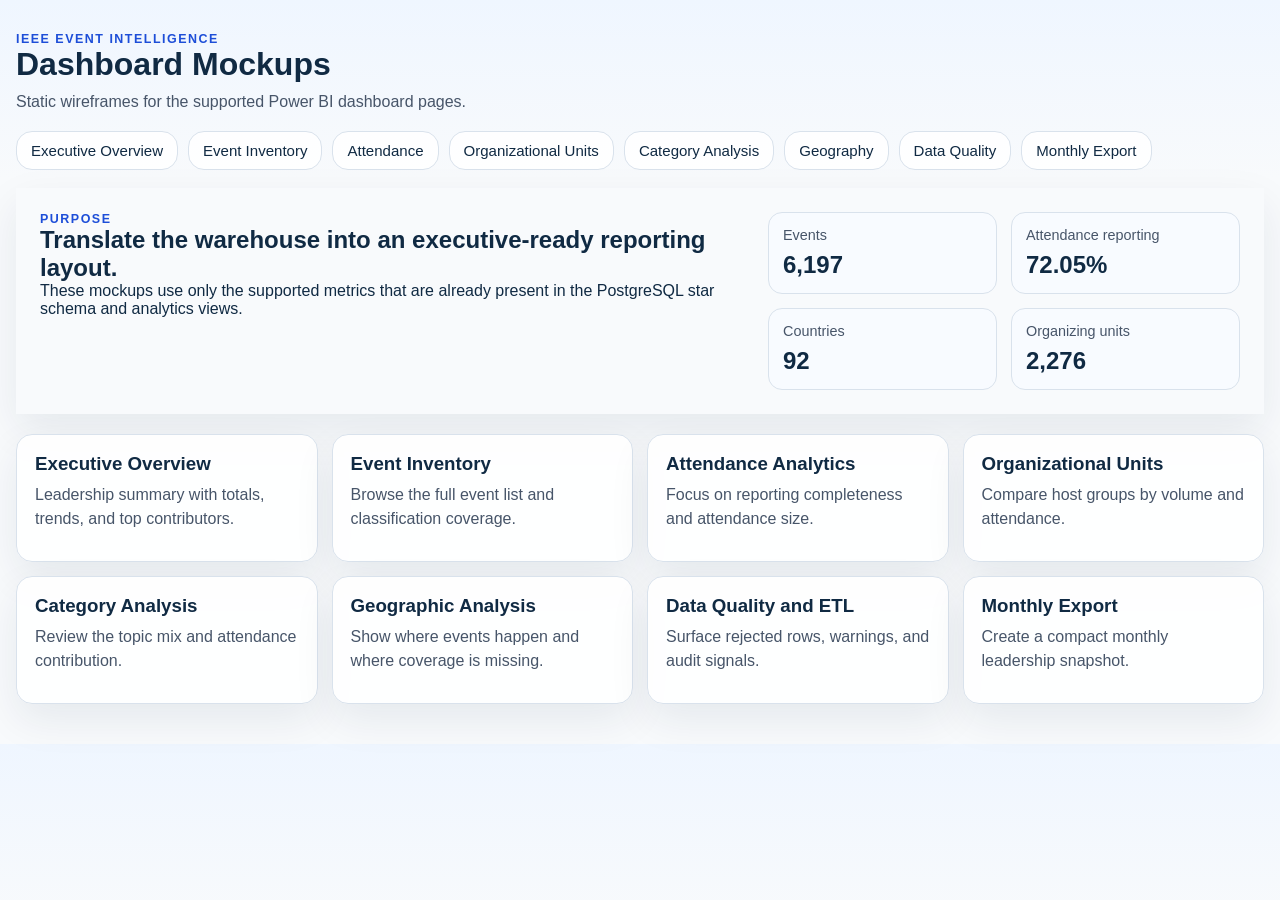
<file: mockups/index.html>
<!doctype html>
<html lang="en">
  <head>
    <meta charset="utf-8" />
    <meta name="viewport" content="width=device-width, initial-scale=1" />
    <title>IEEE Event Intelligence Mockups</title>
    <link rel="stylesheet" href="styles.css" />
  </head>
  <body>
    <header class="topbar">
      <div>
        <p class="eyebrow">IEEE Event Intelligence</p>
        <h1>Dashboard Mockups</h1>
        <p class="lede">Static wireframes for the supported Power BI dashboard pages.</p>
      </div>
      <nav class="nav">
        <a href="pages/executive-overview.html">Executive Overview</a>
        <a href="pages/event-inventory.html">Event Inventory</a>
        <a href="pages/attendance-analytics.html">Attendance</a>
        <a href="pages/organizational-units.html">Organizational Units</a>
        <a href="pages/category-analysis.html">Category Analysis</a>
        <a href="pages/geographic-analysis.html">Geography</a>
        <a href="pages/data-quality-etl.html">Data Quality</a>
        <a href="pages/monthly-export.html">Monthly Export</a>
      </nav>
    </header>

    <main class="shell">
      <section class="hero card">
        <div>
          <p class="eyebrow">Purpose</p>
          <h2>Translate the warehouse into an executive-ready reporting layout.</h2>
          <p>
            These mockups use only the supported metrics that are already present in the
            PostgreSQL star schema and analytics views.
          </p>
        </div>
        <div class="stats-grid">
          <div class="stat"><span>Events</span><strong>6,197</strong></div>
          <div class="stat"><span>Attendance reporting</span><strong>72.05%</strong></div>
          <div class="stat"><span>Countries</span><strong>92</strong></div>
          <div class="stat"><span>Organizing units</span><strong>2,276</strong></div>
        </div>
      </section>

      <section class="grid">
        <a class="page-card card" href="pages/executive-overview.html"><h3>Executive Overview</h3><p>Leadership summary with totals, trends, and top contributors.</p></a>
        <a class="page-card card" href="pages/event-inventory.html"><h3>Event Inventory</h3><p>Browse the full event list and classification coverage.</p></a>
        <a class="page-card card" href="pages/attendance-analytics.html"><h3>Attendance Analytics</h3><p>Focus on reporting completeness and attendance size.</p></a>
        <a class="page-card card" href="pages/organizational-units.html"><h3>Organizational Units</h3><p>Compare host groups by volume and attendance.</p></a>
        <a class="page-card card" href="pages/category-analysis.html"><h3>Category Analysis</h3><p>Review the topic mix and attendance contribution.</p></a>
        <a class="page-card card" href="pages/geographic-analysis.html"><h3>Geographic Analysis</h3><p>Show where events happen and where coverage is missing.</p></a>
        <a class="page-card card" href="pages/data-quality-etl.html"><h3>Data Quality and ETL</h3><p>Surface rejected rows, warnings, and audit signals.</p></a>
        <a class="page-card card" href="pages/monthly-export.html"><h3>Monthly Export</h3><p>Create a compact monthly leadership snapshot.</p></a>
      </section>
    </main>
  </body>
</html>
</file>
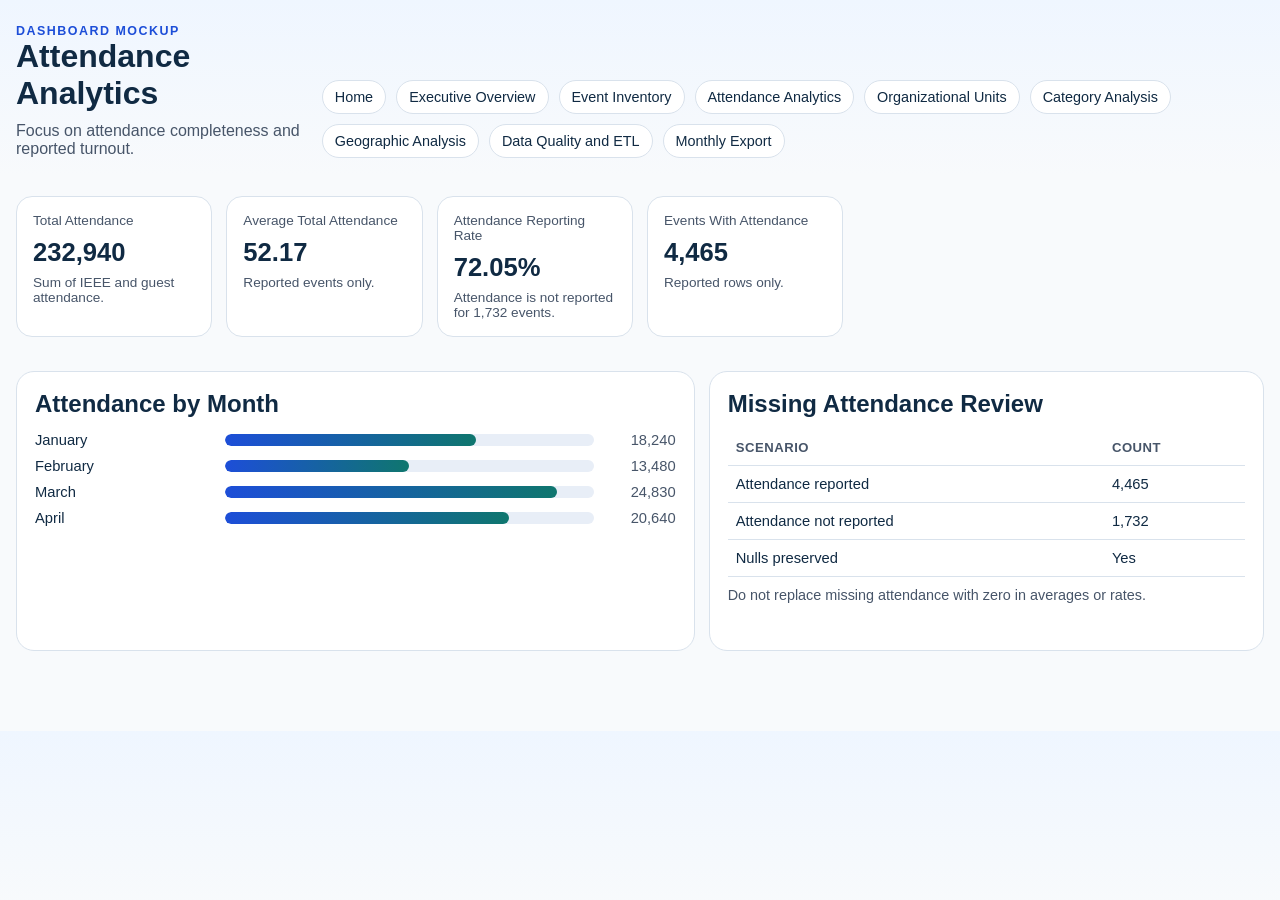
<file: mockups/pages/attendance-analytics.html>
<!doctype html><html lang="en"><head><meta charset="utf-8"><meta name="viewport" content="width=device-width, initial-scale=1"><title>Attendance Analytics</title><link rel="stylesheet" href="../styles.css"></head><body class="page" data-page="attendance-analytics.html"><main class="shell"><div class="page-header"><div><p class="eyebrow">Dashboard Mockup</p><h1>Attendance Analytics</h1><p class="lede">Focus on attendance completeness and reported turnout.</p></div><nav class="toolbar" data-nav></nav></div><section class="metrics"><div class="metric"><div class="label">Total Attendance</div><div class="value">232,940</div><div class="meta">Sum of IEEE and guest attendance.</div></div><div class="metric"><div class="label">Average Total Attendance</div><div class="value">52.17</div><div class="meta">Reported events only.</div></div><div class="metric"><div class="label">Attendance Reporting Rate</div><div class="value">72.05%</div><div class="meta">Attendance is not reported for 1,732 events.</div></div><div class="metric"><div class="label">Events With Attendance</div><div class="value">4,465</div><div class="meta">Reported rows only.</div></div></section><section class="layout"><article class="panel"><h2>Attendance by Month</h2><div class="bars"><div class="bar"><span>January</span><div class="track"><div class="fill" style="width: 68%"></div></div><span>18,240</span></div><div class="bar"><span>February</span><div class="track"><div class="fill" style="width: 50%"></div></div><span>13,480</span></div><div class="bar"><span>March</span><div class="track"><div class="fill" style="width: 90%"></div></div><span>24,830</span></div><div class="bar"><span>April</span><div class="track"><div class="fill" style="width: 77%"></div></div><span>20,640</span></div></div></article><article class="panel"><h2>Missing Attendance Review</h2><table><thead><tr><th>Scenario</th><th>Count</th></tr></thead><tbody><tr><td>Attendance reported</td><td>4,465</td></tr><tr><td>Attendance not reported</td><td>1,732</td></tr><tr><td>Nulls preserved</td><td>Yes</td></tr></tbody></table><p class="footer-note">Do not replace missing attendance with zero in averages or rates.</p></article></section></main><script src="../app.js"></script><script>MockupApp.renderPage(`<a class="chip" href="../index.html">Home</a><a class="chip" href="executive-overview.html">Executive Overview</a><a class="chip" href="event-inventory.html">Event Inventory</a><a class="chip active" href="attendance-analytics.html">Attendance Analytics</a><a class="chip" href="organizational-units.html">Organizational Units</a><a class="chip" href="category-analysis.html">Category Analysis</a><a class="chip" href="geographic-analysis.html">Geographic Analysis</a><a class="chip" href="data-quality-etl.html">Data Quality and ETL</a><a class="chip" href="monthly-export.html">Monthly Export</a>`);</script></body></html>
</file>
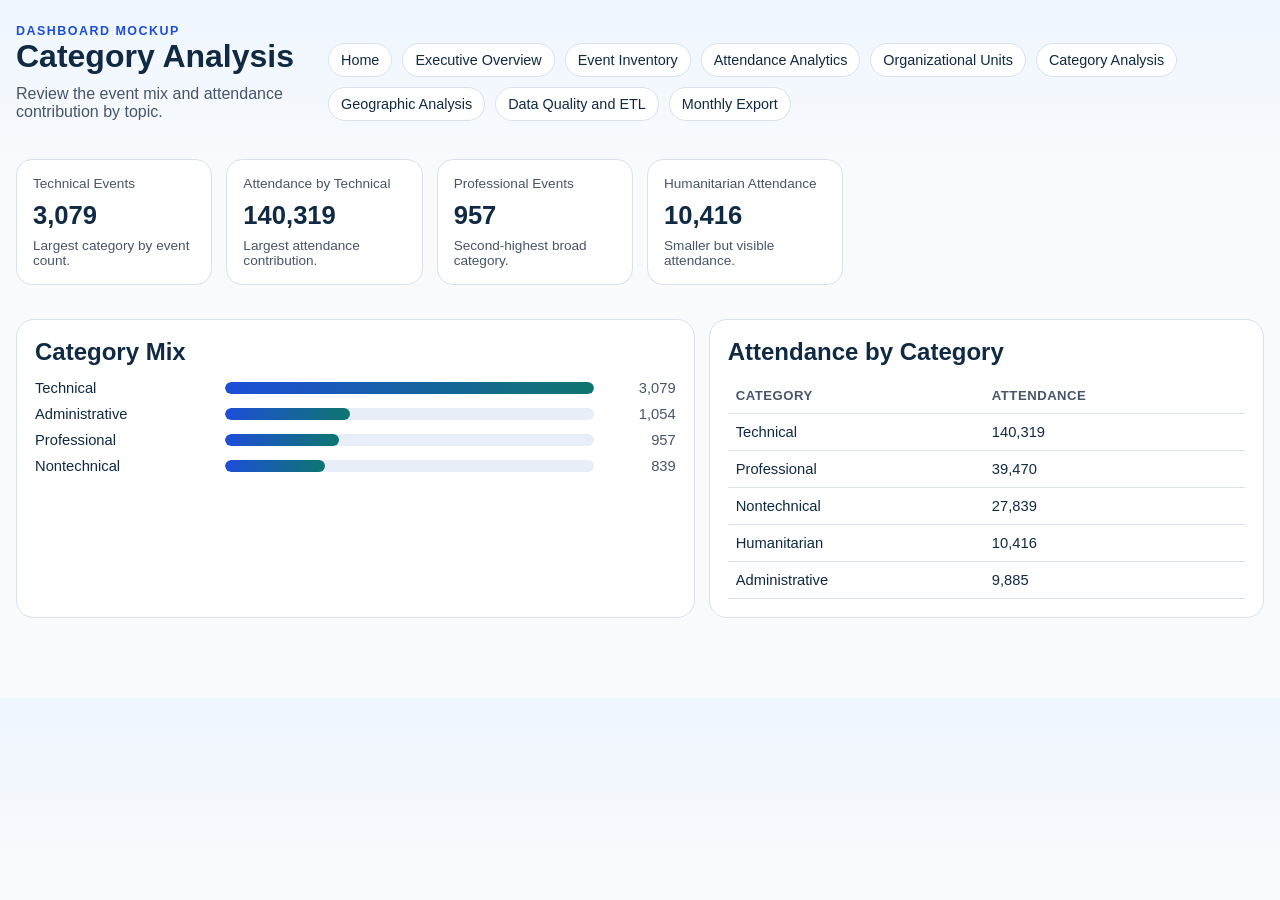
<file: mockups/pages/category-analysis.html>
<!doctype html><html lang="en"><head><meta charset="utf-8"><meta name="viewport" content="width=device-width, initial-scale=1"><title>Category Analysis</title><link rel="stylesheet" href="../styles.css"></head><body class="page" data-page="category-analysis.html"><main class="shell"><div class="page-header"><div><p class="eyebrow">Dashboard Mockup</p><h1>Category Analysis</h1><p class="lede">Review the event mix and attendance contribution by topic.</p></div><nav class="toolbar" data-nav></nav></div><section class="metrics"><div class="metric"><div class="label">Technical Events</div><div class="value">3,079</div><div class="meta">Largest category by event count.</div></div><div class="metric"><div class="label">Attendance by Technical</div><div class="value">140,319</div><div class="meta">Largest attendance contribution.</div></div><div class="metric"><div class="label">Professional Events</div><div class="value">957</div><div class="meta">Second-highest broad category.</div></div><div class="metric"><div class="label">Humanitarian Attendance</div><div class="value">10,416</div><div class="meta">Smaller but visible attendance.</div></div></section><section class="layout"><article class="panel"><h2>Category Mix</h2><div class="bars"><div class="bar"><span>Technical</span><div class="track"><div class="fill" style="width: 100%"></div></div><span>3,079</span></div><div class="bar"><span>Administrative</span><div class="track"><div class="fill" style="width: 34%"></div></div><span>1,054</span></div><div class="bar"><span>Professional</span><div class="track"><div class="fill" style="width: 31%"></div></div><span>957</span></div><div class="bar"><span>Nontechnical</span><div class="track"><div class="fill" style="width: 27%"></div></div><span>839</span></div></div></article><article class="panel"><h2>Attendance by Category</h2><table><thead><tr><th>Category</th><th>Attendance</th></tr></thead><tbody><tr><td>Technical</td><td>140,319</td></tr><tr><td>Professional</td><td>39,470</td></tr><tr><td>Nontechnical</td><td>27,839</td></tr><tr><td>Humanitarian</td><td>10,416</td></tr><tr><td>Administrative</td><td>9,885</td></tr></tbody></table></article></section></main><script src="../app.js"></script><script>MockupApp.renderPage(`<a class="chip" href="../index.html">Home</a><a class="chip" href="executive-overview.html">Executive Overview</a><a class="chip" href="event-inventory.html">Event Inventory</a><a class="chip" href="attendance-analytics.html">Attendance Analytics</a><a class="chip" href="organizational-units.html">Organizational Units</a><a class="chip active" href="category-analysis.html">Category Analysis</a><a class="chip" href="geographic-analysis.html">Geographic Analysis</a><a class="chip" href="data-quality-etl.html">Data Quality and ETL</a><a class="chip" href="monthly-export.html">Monthly Export</a>`);</script></body></html>
</file>
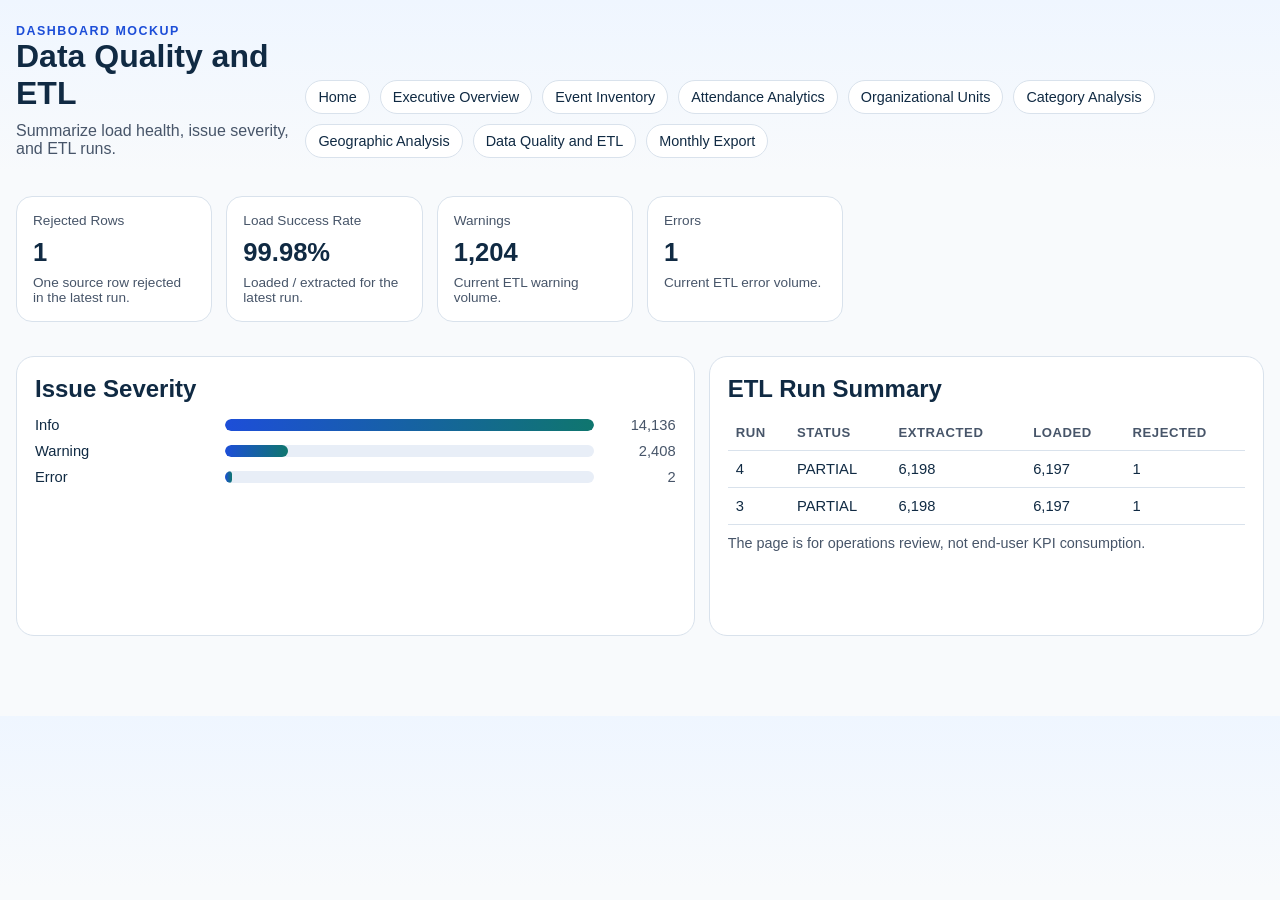
<file: mockups/pages/data-quality-etl.html>
<!doctype html><html lang="en"><head><meta charset="utf-8"><meta name="viewport" content="width=device-width, initial-scale=1"><title>Data Quality and ETL</title><link rel="stylesheet" href="../styles.css"></head><body class="page" data-page="data-quality-etl.html"><main class="shell"><div class="page-header"><div><p class="eyebrow">Dashboard Mockup</p><h1>Data Quality and ETL</h1><p class="lede">Summarize load health, issue severity, and ETL runs.</p></div><nav class="toolbar" data-nav></nav></div><section class="metrics"><div class="metric"><div class="label">Rejected Rows</div><div class="value">1</div><div class="meta">One source row rejected in the latest run.</div></div><div class="metric"><div class="label">Load Success Rate</div><div class="value">99.98%</div><div class="meta">Loaded / extracted for the latest run.</div></div><div class="metric"><div class="label">Warnings</div><div class="value">1,204</div><div class="meta">Current ETL warning volume.</div></div><div class="metric"><div class="label">Errors</div><div class="value">1</div><div class="meta">Current ETL error volume.</div></div></section><section class="layout"><article class="panel"><h2>Issue Severity</h2><div class="bars"><div class="bar"><span>Info</span><div class="track"><div class="fill" style="width: 100%"></div></div><span>14,136</span></div><div class="bar"><span>Warning</span><div class="track"><div class="fill" style="width: 17%"></div></div><span>2,408</span></div><div class="bar"><span>Error</span><div class="track"><div class="fill" style="width: 2%"></div></div><span>2</span></div></div></article><article class="panel"><h2>ETL Run Summary</h2><table><thead><tr><th>Run</th><th>Status</th><th>Extracted</th><th>Loaded</th><th>Rejected</th></tr></thead><tbody><tr><td>4</td><td>PARTIAL</td><td>6,198</td><td>6,197</td><td>1</td></tr><tr><td>3</td><td>PARTIAL</td><td>6,198</td><td>6,197</td><td>1</td></tr></tbody></table><p class="footer-note">The page is for operations review, not end-user KPI consumption.</p></article></section></main><script src="../app.js"></script><script>MockupApp.renderPage(`<a class="chip" href="../index.html">Home</a><a class="chip" href="executive-overview.html">Executive Overview</a><a class="chip" href="event-inventory.html">Event Inventory</a><a class="chip" href="attendance-analytics.html">Attendance Analytics</a><a class="chip" href="organizational-units.html">Organizational Units</a><a class="chip" href="category-analysis.html">Category Analysis</a><a class="chip" href="geographic-analysis.html">Geographic Analysis</a><a class="chip active" href="data-quality-etl.html">Data Quality and ETL</a><a class="chip" href="monthly-export.html">Monthly Export</a>`);</script></body></html>
</file>
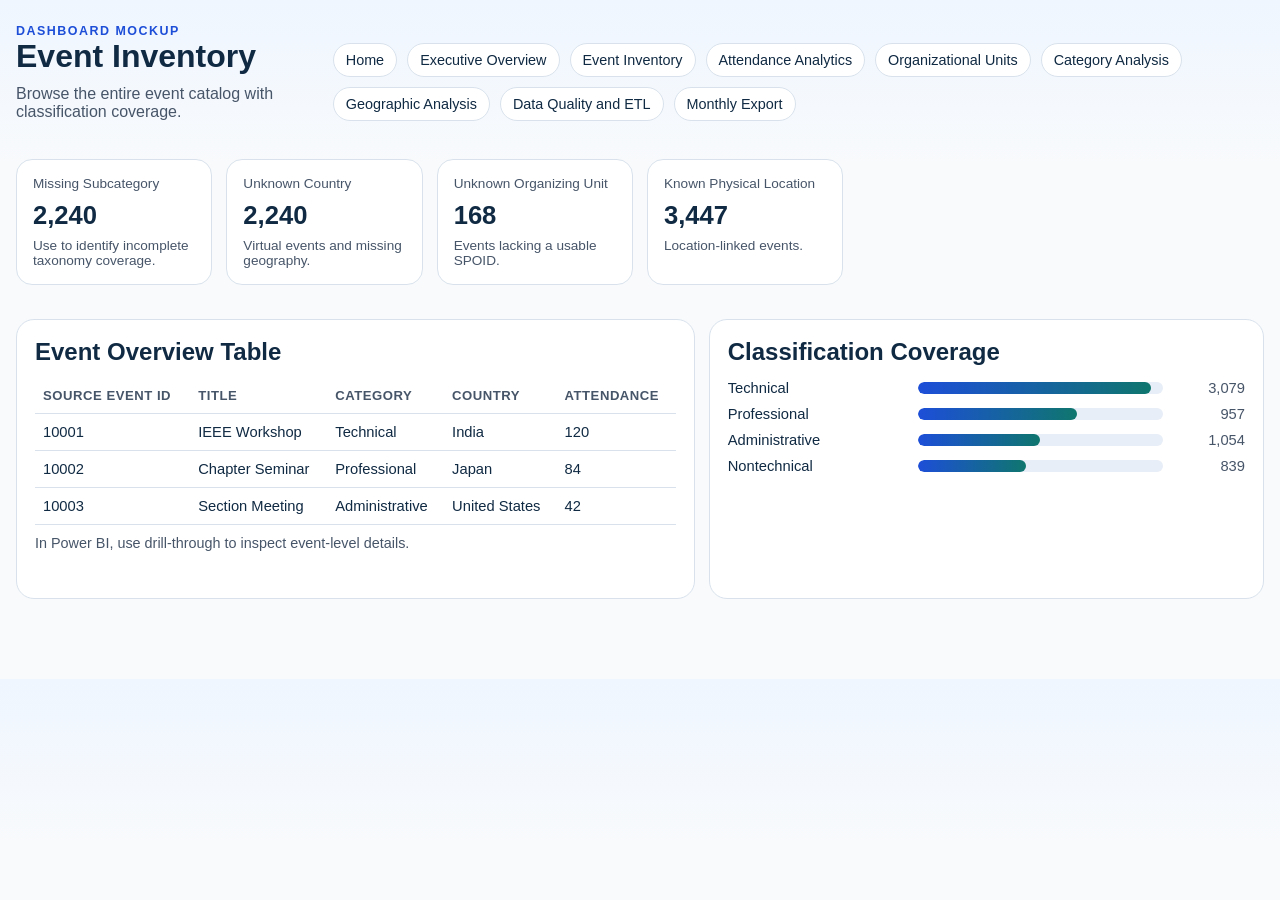
<file: mockups/pages/event-inventory.html>
<!doctype html><html lang="en"><head><meta charset="utf-8"><meta name="viewport" content="width=device-width, initial-scale=1"><title>Event Inventory</title><link rel="stylesheet" href="../styles.css"></head><body class="page" data-page="event-inventory.html"><main class="shell"><div class="page-header"><div><p class="eyebrow">Dashboard Mockup</p><h1>Event Inventory</h1><p class="lede">Browse the entire event catalog with classification coverage.</p></div><nav class="toolbar" data-nav></nav></div><section class="metrics"><div class="metric"><div class="label">Missing Subcategory</div><div class="value">2,240</div><div class="meta">Use to identify incomplete taxonomy coverage.</div></div><div class="metric"><div class="label">Unknown Country</div><div class="value">2,240</div><div class="meta">Virtual events and missing geography.</div></div><div class="metric"><div class="label">Unknown Organizing Unit</div><div class="value">168</div><div class="meta">Events lacking a usable SPOID.</div></div><div class="metric"><div class="label">Known Physical Location</div><div class="value">3,447</div><div class="meta">Location-linked events.</div></div></section><section class="layout"><article class="panel"><h2>Event Overview Table</h2><table><thead><tr><th>Source Event ID</th><th>Title</th><th>Category</th><th>Country</th><th>Attendance</th></tr></thead><tbody><tr><td>10001</td><td>IEEE Workshop</td><td>Technical</td><td>India</td><td>120</td></tr><tr><td>10002</td><td>Chapter Seminar</td><td>Professional</td><td>Japan</td><td>84</td></tr><tr><td>10003</td><td>Section Meeting</td><td>Administrative</td><td>United States</td><td>42</td></tr></tbody></table><p class="footer-note">In Power BI, use drill-through to inspect event-level details.</p></article><article class="panel"><h2>Classification Coverage</h2><div class="bars"><div class="bar"><span>Technical</span><div class="track"><div class="fill" style="width: 95%"></div></div><span>3,079</span></div><div class="bar"><span>Professional</span><div class="track"><div class="fill" style="width: 65%"></div></div><span>957</span></div><div class="bar"><span>Administrative</span><div class="track"><div class="fill" style="width: 50%"></div></div><span>1,054</span></div><div class="bar"><span>Nontechnical</span><div class="track"><div class="fill" style="width: 44%"></div></div><span>839</span></div></div></article></section></main><script src="../app.js"></script><script>MockupApp.renderPage(`<a class="chip" href="../index.html">Home</a><a class="chip" href="executive-overview.html">Executive Overview</a><a class="chip active" href="event-inventory.html">Event Inventory</a><a class="chip" href="attendance-analytics.html">Attendance Analytics</a><a class="chip" href="organizational-units.html">Organizational Units</a><a class="chip" href="category-analysis.html">Category Analysis</a><a class="chip" href="geographic-analysis.html">Geographic Analysis</a><a class="chip" href="data-quality-etl.html">Data Quality and ETL</a><a class="chip" href="monthly-export.html">Monthly Export</a>`);</script></body></html>
</file>
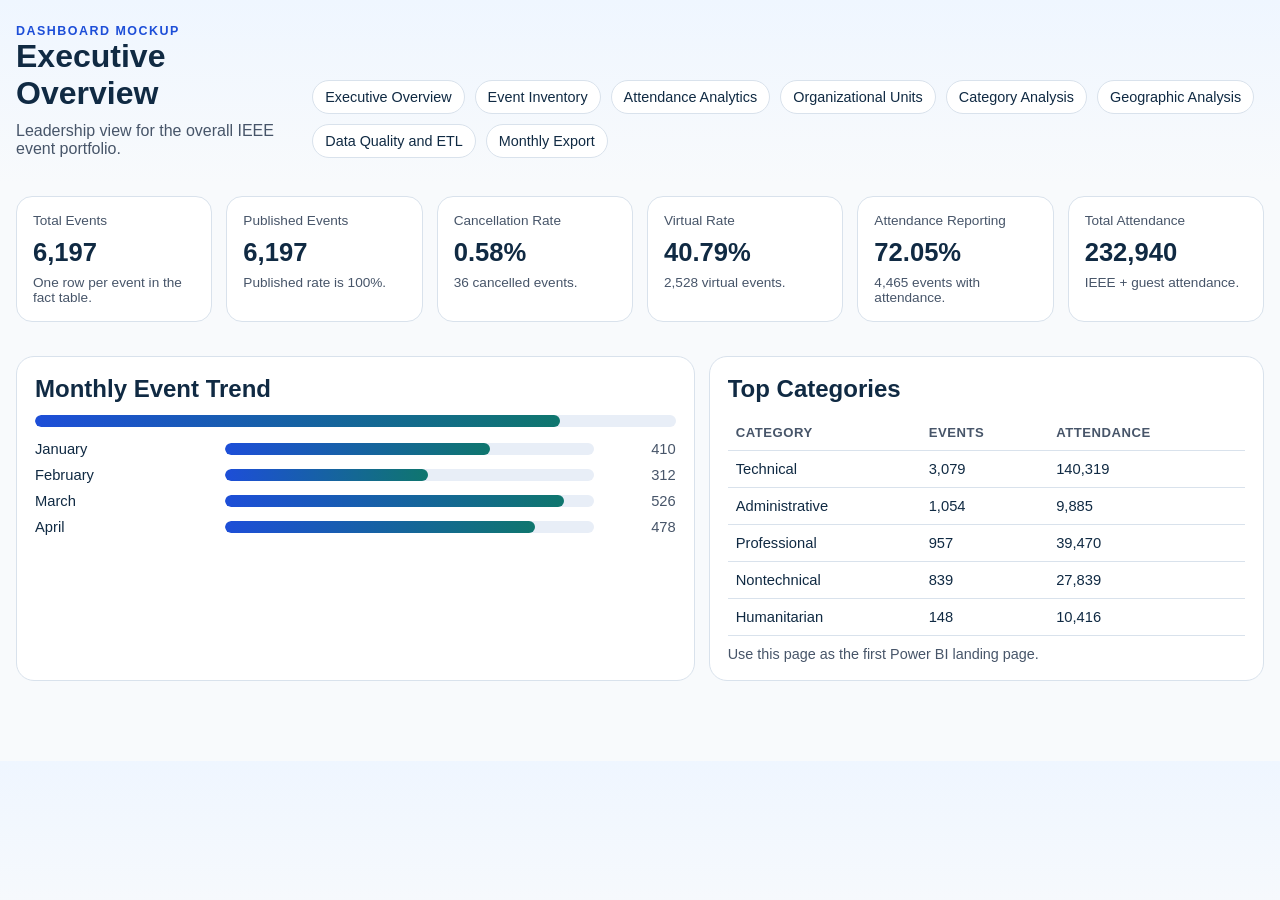
<file: mockups/pages/executive-overview.html>
<!doctype html><html lang="en"><head><meta charset="utf-8"><meta name="viewport" content="width=device-width, initial-scale=1"><title>Executive Overview</title><link rel="stylesheet" href="../styles.css"></head><body class="page" data-page="executive-overview.html"><main class="shell"><div class="page-header"><div><p class="eyebrow">Dashboard Mockup</p><h1>Executive Overview</h1><p class="lede">Leadership view for the overall IEEE event portfolio.</p></div><nav class="toolbar" data-nav></nav></div><section class="metrics"><div class="metric"><div class="label">Total Events</div><div class="value">6,197</div><div class="meta">One row per event in the fact table.</div></div><div class="metric"><div class="label">Published Events</div><div class="value">6,197</div><div class="meta">Published rate is 100%.</div></div><div class="metric"><div class="label">Cancellation Rate</div><div class="value">0.58%</div><div class="meta">36 cancelled events.</div></div><div class="metric"><div class="label">Virtual Rate</div><div class="value">40.79%</div><div class="meta">2,528 virtual events.</div></div><div class="metric"><div class="label">Attendance Reporting</div><div class="value">72.05%</div><div class="meta">4,465 events with attendance.</div></div><div class="metric"><div class="label">Total Attendance</div><div class="value">232,940</div><div class="meta">IEEE + guest attendance.</div></div></section><section class="layout"><article class="panel"><h2>Monthly Event Trend</h2><div class="track"><div class="fill" style="width: 82%"></div></div><div class="bars"><div class="bar"><span>January</span><div class="track"><div class="fill" style="width: 72%"></div></div><span>410</span></div><div class="bar"><span>February</span><div class="track"><div class="fill" style="width: 55%"></div></div><span>312</span></div><div class="bar"><span>March</span><div class="track"><div class="fill" style="width: 92%"></div></div><span>526</span></div><div class="bar"><span>April</span><div class="track"><div class="fill" style="width: 84%"></div></div><span>478</span></div></div></article><article class="panel"><h2>Top Categories</h2><table><thead><tr><th>Category</th><th>Events</th><th>Attendance</th></tr></thead><tbody><tr><td>Technical</td><td>3,079</td><td>140,319</td></tr><tr><td>Administrative</td><td>1,054</td><td>9,885</td></tr><tr><td>Professional</td><td>957</td><td>39,470</td></tr><tr><td>Nontechnical</td><td>839</td><td>27,839</td></tr><tr><td>Humanitarian</td><td>148</td><td>10,416</td></tr></tbody></table><p class="footer-note">Use this page as the first Power BI landing page.</p></article></section></main><script src="../app.js"></script><script>MockupApp.renderPage(`<a class="chip active" href="executive-overview.html">Executive Overview</a><a class="chip" href="event-inventory.html">Event Inventory</a><a class="chip" href="attendance-analytics.html">Attendance Analytics</a><a class="chip" href="organizational-units.html">Organizational Units</a><a class="chip" href="category-analysis.html">Category Analysis</a><a class="chip" href="geographic-analysis.html">Geographic Analysis</a><a class="chip" href="data-quality-etl.html">Data Quality and ETL</a><a class="chip" href="monthly-export.html">Monthly Export</a>`);</script></body></html>
</file>
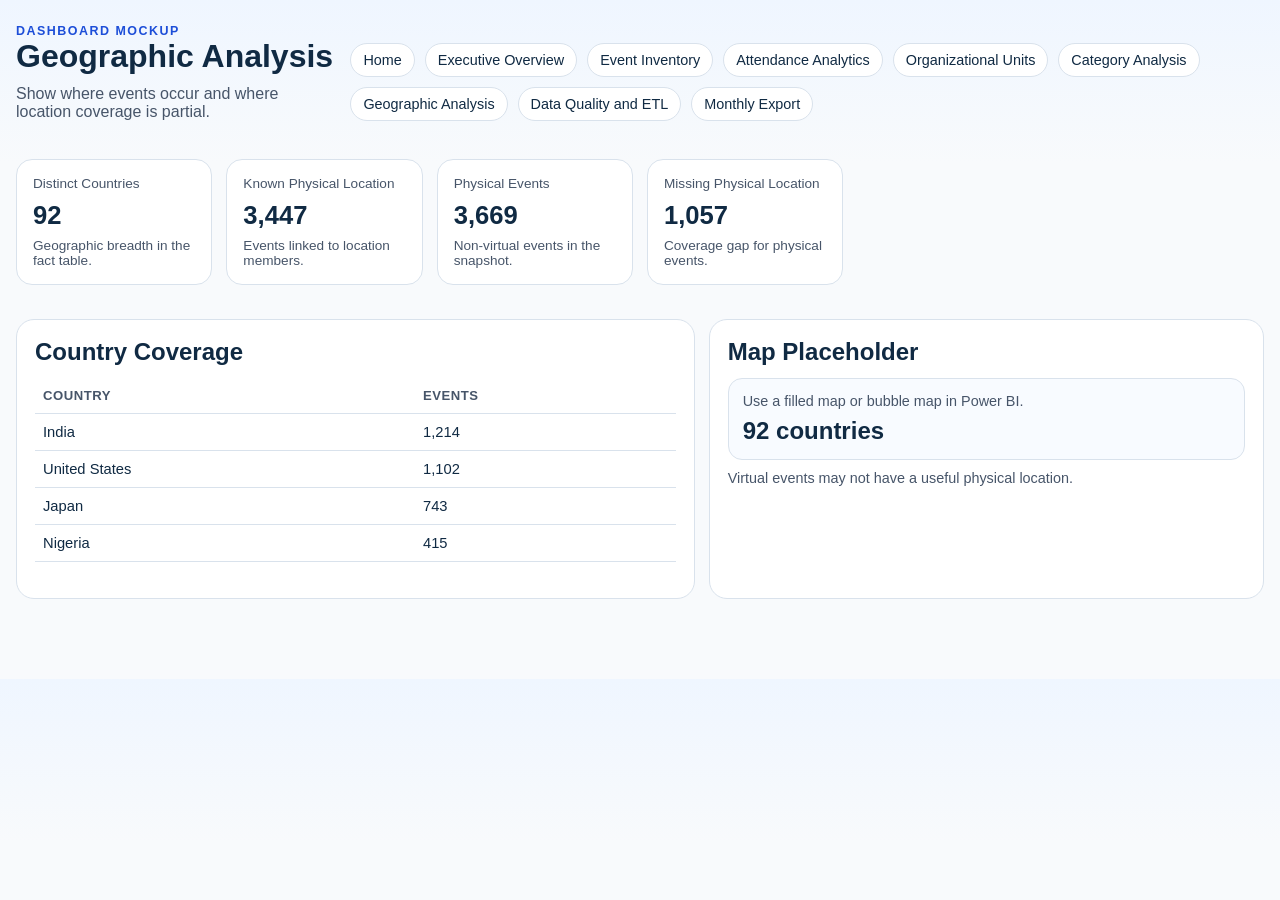
<file: mockups/pages/geographic-analysis.html>
<!doctype html><html lang="en"><head><meta charset="utf-8"><meta name="viewport" content="width=device-width, initial-scale=1"><title>Geographic Analysis</title><link rel="stylesheet" href="../styles.css"></head><body class="page" data-page="geographic-analysis.html"><main class="shell"><div class="page-header"><div><p class="eyebrow">Dashboard Mockup</p><h1>Geographic Analysis</h1><p class="lede">Show where events occur and where location coverage is partial.</p></div><nav class="toolbar" data-nav></nav></div><section class="metrics"><div class="metric"><div class="label">Distinct Countries</div><div class="value">92</div><div class="meta">Geographic breadth in the fact table.</div></div><div class="metric"><div class="label">Known Physical Location</div><div class="value">3,447</div><div class="meta">Events linked to location members.</div></div><div class="metric"><div class="label">Physical Events</div><div class="value">3,669</div><div class="meta">Non-virtual events in the snapshot.</div></div><div class="metric"><div class="label">Missing Physical Location</div><div class="value">1,057</div><div class="meta">Coverage gap for physical events.</div></div></section><section class="layout"><article class="panel"><h2>Country Coverage</h2><table><thead><tr><th>Country</th><th>Events</th></tr></thead><tbody><tr><td>India</td><td>1,214</td></tr><tr><td>United States</td><td>1,102</td></tr><tr><td>Japan</td><td>743</td></tr><tr><td>Nigeria</td><td>415</td></tr></tbody></table></article><article class="panel"><h2>Map Placeholder</h2><div class="stat" style="margin-top:8px"><span>Use a filled map or bubble map in Power BI.</span><strong>92 countries</strong></div><p class="footer-note">Virtual events may not have a useful physical location.</p></article></section></main><script src="../app.js"></script><script>MockupApp.renderPage(`<a class="chip" href="../index.html">Home</a><a class="chip" href="executive-overview.html">Executive Overview</a><a class="chip" href="event-inventory.html">Event Inventory</a><a class="chip" href="attendance-analytics.html">Attendance Analytics</a><a class="chip" href="organizational-units.html">Organizational Units</a><a class="chip" href="category-analysis.html">Category Analysis</a><a class="chip active" href="geographic-analysis.html">Geographic Analysis</a><a class="chip" href="data-quality-etl.html">Data Quality and ETL</a><a class="chip" href="monthly-export.html">Monthly Export</a>`);</script></body></html>
</file>
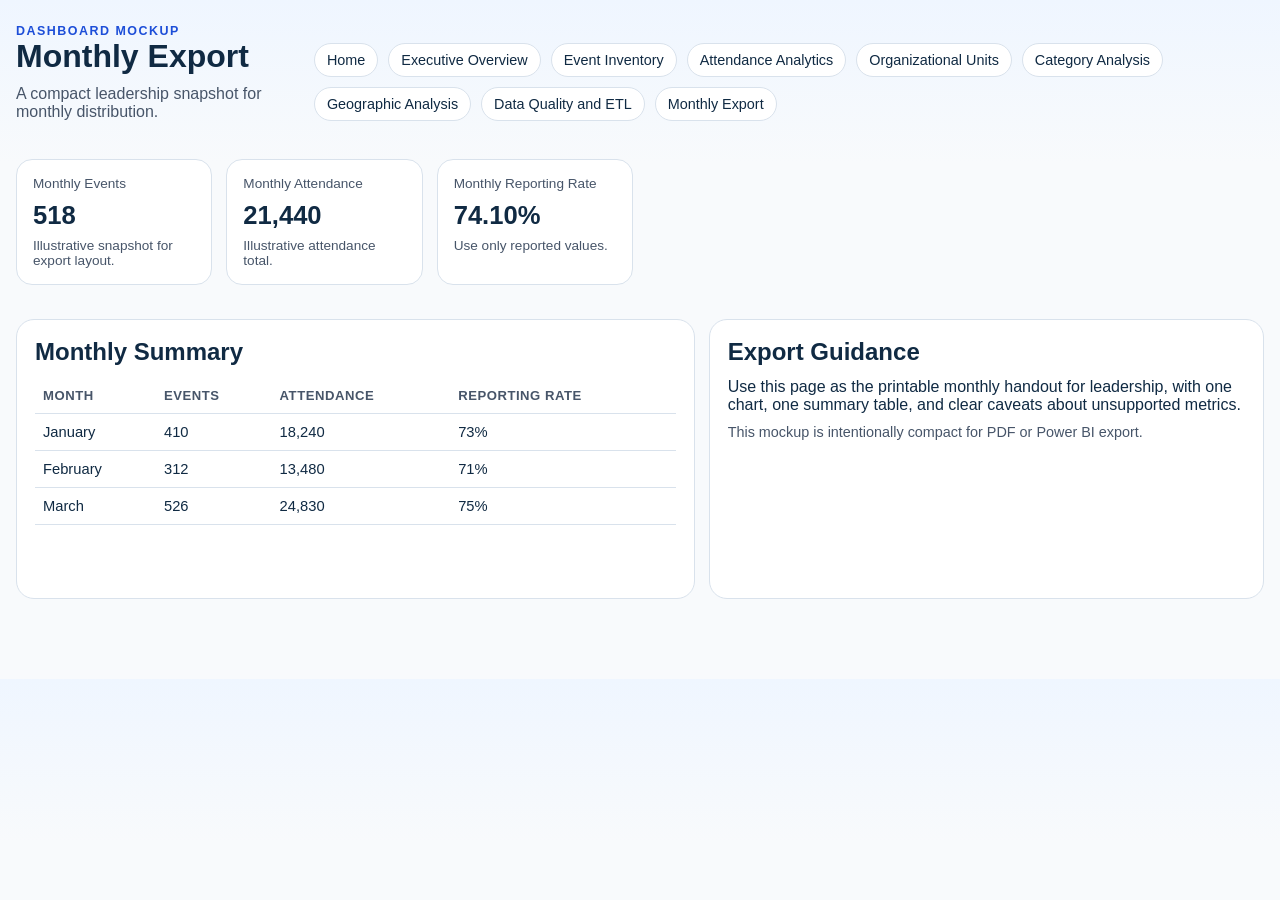
<file: mockups/pages/monthly-export.html>
<!doctype html><html lang="en"><head><meta charset="utf-8"><meta name="viewport" content="width=device-width, initial-scale=1"><title>Monthly Export</title><link rel="stylesheet" href="../styles.css"></head><body class="page" data-page="monthly-export.html"><main class="shell"><div class="page-header"><div><p class="eyebrow">Dashboard Mockup</p><h1>Monthly Export</h1><p class="lede">A compact leadership snapshot for monthly distribution.</p></div><nav class="toolbar" data-nav></nav></div><section class="metrics"><div class="metric"><div class="label">Monthly Events</div><div class="value">518</div><div class="meta">Illustrative snapshot for export layout.</div></div><div class="metric"><div class="label">Monthly Attendance</div><div class="value">21,440</div><div class="meta">Illustrative attendance total.</div></div><div class="metric"><div class="label">Monthly Reporting Rate</div><div class="value">74.10%</div><div class="meta">Use only reported values.</div></div></section><section class="layout"><article class="panel"><h2>Monthly Summary</h2><table><thead><tr><th>Month</th><th>Events</th><th>Attendance</th><th>Reporting Rate</th></tr></thead><tbody><tr><td>January</td><td>410</td><td>18,240</td><td>73%</td></tr><tr><td>February</td><td>312</td><td>13,480</td><td>71%</td></tr><tr><td>March</td><td>526</td><td>24,830</td><td>75%</td></tr></tbody></table></article><article class="panel"><h2>Export Guidance</h2><p>Use this page as the printable monthly handout for leadership, with one chart, one summary table, and clear caveats about unsupported metrics.</p><p class="footer-note">This mockup is intentionally compact for PDF or Power BI export.</p></article></section></main><script src="../app.js"></script><script>MockupApp.renderPage(`<a class="chip" href="../index.html">Home</a><a class="chip" href="executive-overview.html">Executive Overview</a><a class="chip" href="event-inventory.html">Event Inventory</a><a class="chip" href="attendance-analytics.html">Attendance Analytics</a><a class="chip" href="organizational-units.html">Organizational Units</a><a class="chip" href="category-analysis.html">Category Analysis</a><a class="chip" href="geographic-analysis.html">Geographic Analysis</a><a class="chip" href="data-quality-etl.html">Data Quality and ETL</a><a class="chip active" href="monthly-export.html">Monthly Export</a>`);</script></body></html>
</file>
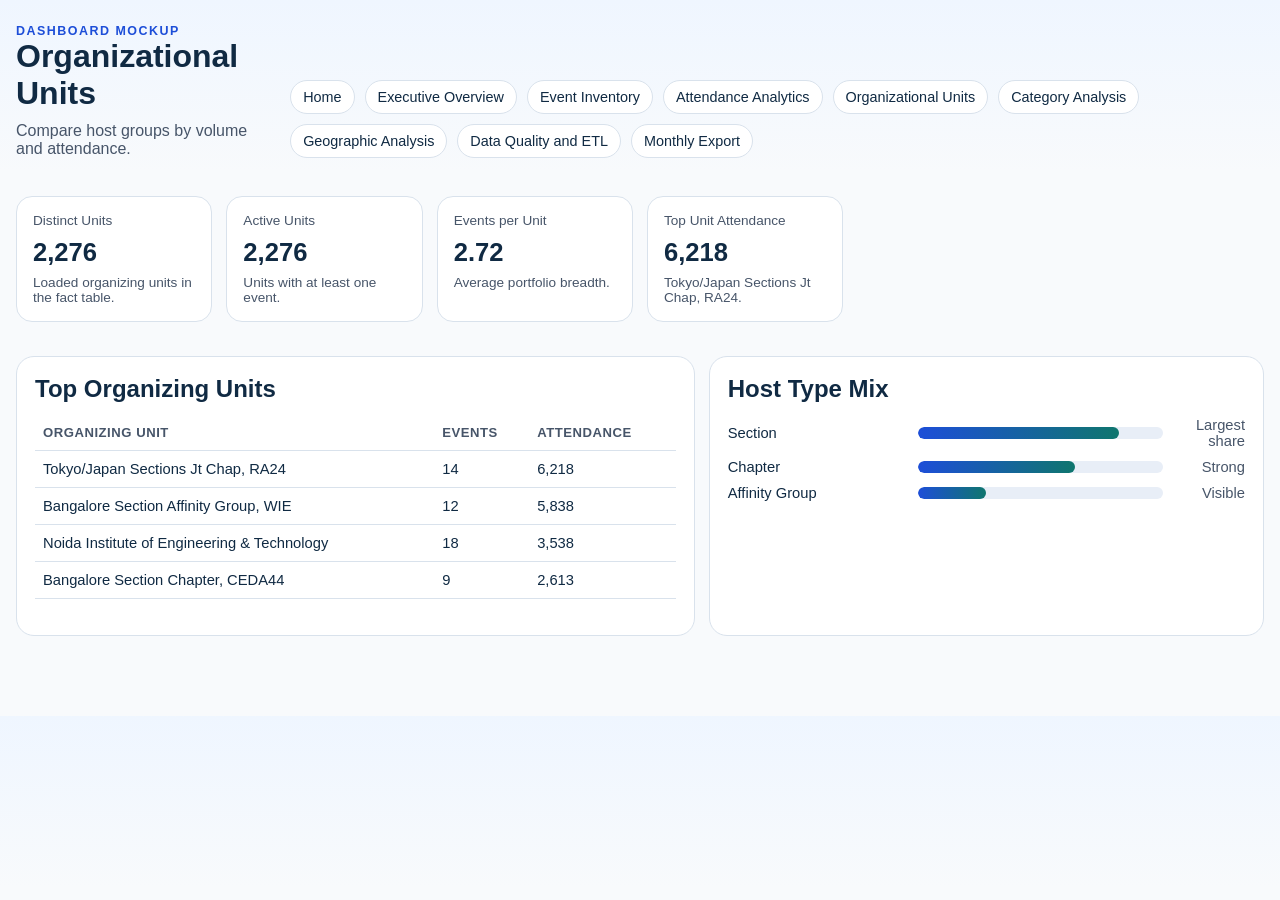
<file: mockups/pages/organizational-units.html>
<!doctype html><html lang="en"><head><meta charset="utf-8"><meta name="viewport" content="width=device-width, initial-scale=1"><title>Organizational Units</title><link rel="stylesheet" href="../styles.css"></head><body class="page" data-page="organizational-units.html"><main class="shell"><div class="page-header"><div><p class="eyebrow">Dashboard Mockup</p><h1>Organizational Units</h1><p class="lede">Compare host groups by volume and attendance.</p></div><nav class="toolbar" data-nav></nav></div><section class="metrics"><div class="metric"><div class="label">Distinct Units</div><div class="value">2,276</div><div class="meta">Loaded organizing units in the fact table.</div></div><div class="metric"><div class="label">Active Units</div><div class="value">2,276</div><div class="meta">Units with at least one event.</div></div><div class="metric"><div class="label">Events per Unit</div><div class="value">2.72</div><div class="meta">Average portfolio breadth.</div></div><div class="metric"><div class="label">Top Unit Attendance</div><div class="value">6,218</div><div class="meta">Tokyo/Japan Sections Jt Chap, RA24.</div></div></section><section class="layout"><article class="panel"><h2>Top Organizing Units</h2><table><thead><tr><th>Organizing Unit</th><th>Events</th><th>Attendance</th></tr></thead><tbody><tr><td>Tokyo/Japan Sections Jt Chap, RA24</td><td>14</td><td>6,218</td></tr><tr><td>Bangalore Section Affinity Group, WIE</td><td>12</td><td>5,838</td></tr><tr><td>Noida Institute of Engineering &amp; Technology</td><td>18</td><td>3,538</td></tr><tr><td>Bangalore Section Chapter, CEDA44</td><td>9</td><td>2,613</td></tr></tbody></table></article><article class="panel"><h2>Host Type Mix</h2><div class="bars"><div class="bar"><span>Section</span><div class="track"><div class="fill" style="width: 82%"></div></div><span>Largest share</span></div><div class="bar"><span>Chapter</span><div class="track"><div class="fill" style="width: 64%"></div></div><span>Strong</span></div><div class="bar"><span>Affinity Group</span><div class="track"><div class="fill" style="width: 28%"></div></div><span>Visible</span></div></div></article></section></main><script src="../app.js"></script><script>MockupApp.renderPage(`<a class="chip" href="../index.html">Home</a><a class="chip" href="executive-overview.html">Executive Overview</a><a class="chip" href="event-inventory.html">Event Inventory</a><a class="chip" href="attendance-analytics.html">Attendance Analytics</a><a class="chip active" href="organizational-units.html">Organizational Units</a><a class="chip" href="category-analysis.html">Category Analysis</a><a class="chip" href="geographic-analysis.html">Geographic Analysis</a><a class="chip" href="data-quality-etl.html">Data Quality and ETL</a><a class="chip" href="monthly-export.html">Monthly Export</a>`);</script></body></html>
</file>
<file: mockups/styles.css>
:root {
  --navy: #102a43;
  --blue: #1d4ed8;
  --teal: #0f766e;
  --gold: #d97706;
  --red: #b91c1c;
  --slate: #475569;
  --mist: #f8fafc;
  --panel: #ffffff;
  --border: #d9e2ec;
}

* { box-sizing: border-box; }
body {
  margin: 0;
  font-family: "Segoe UI", Arial, sans-serif;
  background: linear-gradient(180deg, #eff6ff 0%, var(--mist) 24%, var(--mist) 100%);
  color: var(--navy);
}
a { color: inherit; text-decoration: none; }
.topbar, .shell { width: min(1280px, calc(100% - 32px)); margin: 0 auto; }
.topbar { display: grid; gap: 20px; padding: 32px 0 18px; }
.eyebrow { text-transform: uppercase; letter-spacing: .12em; color: var(--blue); font-size: .78rem; font-weight: 700; }
h1, h2, h3, p { margin: 0; }
.lede { color: var(--slate); margin-top: 10px; }
.nav { display: flex; flex-wrap: wrap; gap: 10px; }
.nav a, .page-card {
  border: 1px solid var(--border);
  background: rgba(255,255,255,.92);
  border-radius: 16px;
}
.nav a { padding: 10px 14px; font-size: .94rem; }
.shell { padding: 0 0 40px; display: grid; gap: 20px; }
.card { box-shadow: 0 16px 40px rgba(16, 42, 67, .08); }
.hero { display: grid; grid-template-columns: 1.5fr 1fr; gap: 20px; padding: 24px; }
.stats-grid, .grid { display: grid; gap: 14px; }
.stats-grid { grid-template-columns: repeat(2, minmax(0, 1fr)); }
.stat { background: #f8fbff; border: 1px solid var(--border); border-radius: 14px; padding: 14px; }
.stat span { display: block; color: var(--slate); font-size: .9rem; }
.stat strong { display: block; margin-top: 8px; font-size: 1.5rem; color: var(--navy); }
.grid { grid-template-columns: repeat(4, minmax(0, 1fr)); }
.page-card { padding: 18px; min-height: 128px; display: grid; align-content: start; gap: 8px; }
.page-card p { color: var(--slate); line-height: 1.5; }
.page { padding: 24px 0 40px; }
.page-header { display: flex; justify-content: space-between; gap: 16px; align-items: end; margin-bottom: 18px; }
.toolbar { display: flex; flex-wrap: wrap; gap: 10px; }
.chip {
  border: 1px solid var(--border); background: white; border-radius: 999px; padding: 8px 12px; font-size: .9rem;
}
.metrics { display: grid; grid-template-columns: repeat(6, 1fr); gap: 14px; margin-bottom: 14px; }
.metric { background: white; border: 1px solid var(--border); border-radius: 16px; padding: 16px; }
.metric .label { color: var(--slate); font-size: .85rem; }
.metric .value { font-size: 1.6rem; font-weight: 700; margin-top: 10px; }
.metric .meta { color: var(--slate); margin-top: 8px; font-size: .85rem; }
.layout { display: grid; grid-template-columns: 1.1fr .9fr; gap: 14px; }
.panel { background: white; border: 1px solid var(--border); border-radius: 18px; padding: 18px; min-height: 280px; }
.panel h2, .panel h3 { margin-bottom: 12px; }
.bars { display: grid; gap: 10px; margin-top: 14px; }
.bar { display: grid; grid-template-columns: 180px 1fr 72px; gap: 10px; align-items: center; font-size: .92rem; }
.bar span:last-child { text-align: right; color: var(--slate); }
.track { height: 12px; background: #e8eef7; border-radius: 999px; overflow: hidden; }
.fill { height: 100%; border-radius: 999px; background: linear-gradient(90deg, var(--blue), var(--teal)); }
table { width: 100%; border-collapse: collapse; font-size: .92rem; }
th, td { text-align: left; padding: 10px 8px; border-bottom: 1px solid var(--border); vertical-align: top; }
th { color: var(--slate); font-size: .82rem; text-transform: uppercase; letter-spacing: .04em; }
.footer-note { color: var(--slate); font-size: .9rem; margin-top: 10px; }
@media (max-width: 1100px) {
  .hero, .layout, .metrics, .grid { grid-template-columns: 1fr 1fr; }
  .metrics { grid-template-columns: repeat(3, 1fr); }
}
@media (max-width: 720px) {
  .hero, .layout, .metrics, .grid { grid-template-columns: 1fr; }
  .bar { grid-template-columns: 1fr; }
}
</file>
